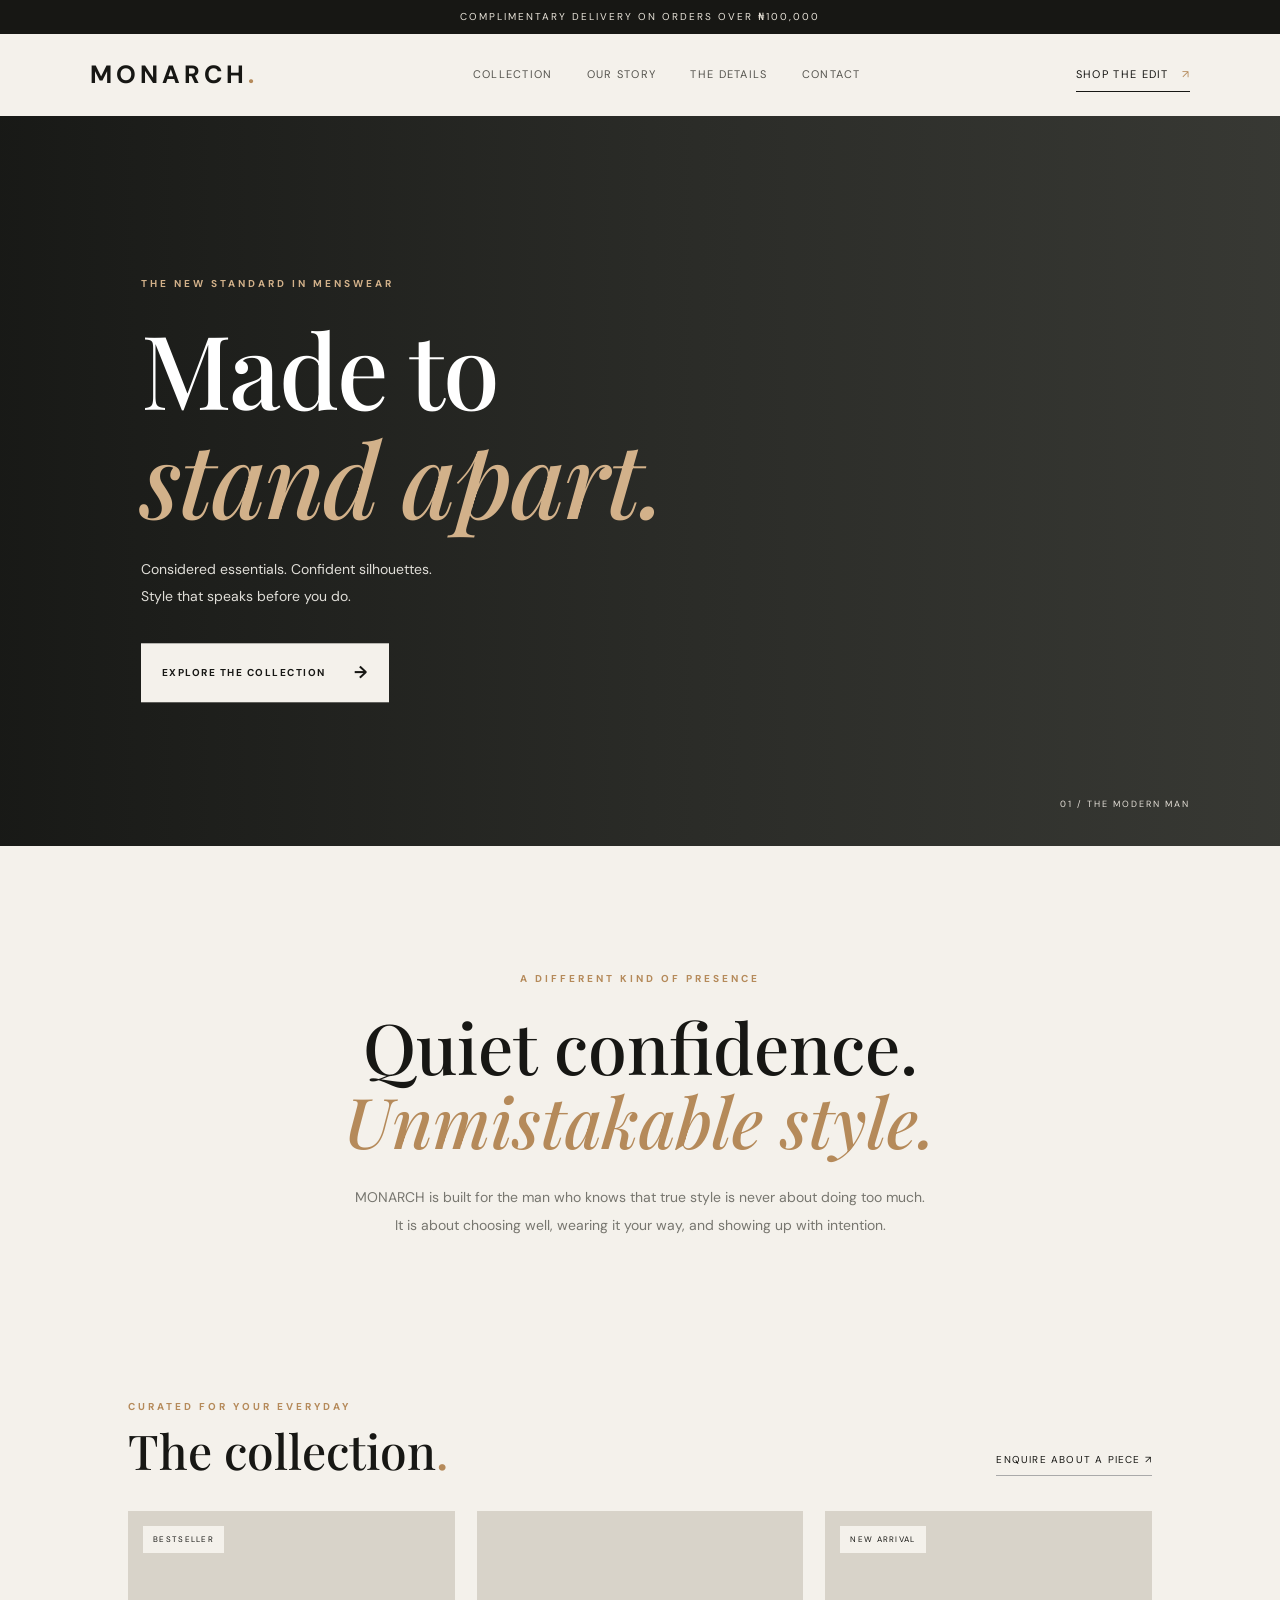
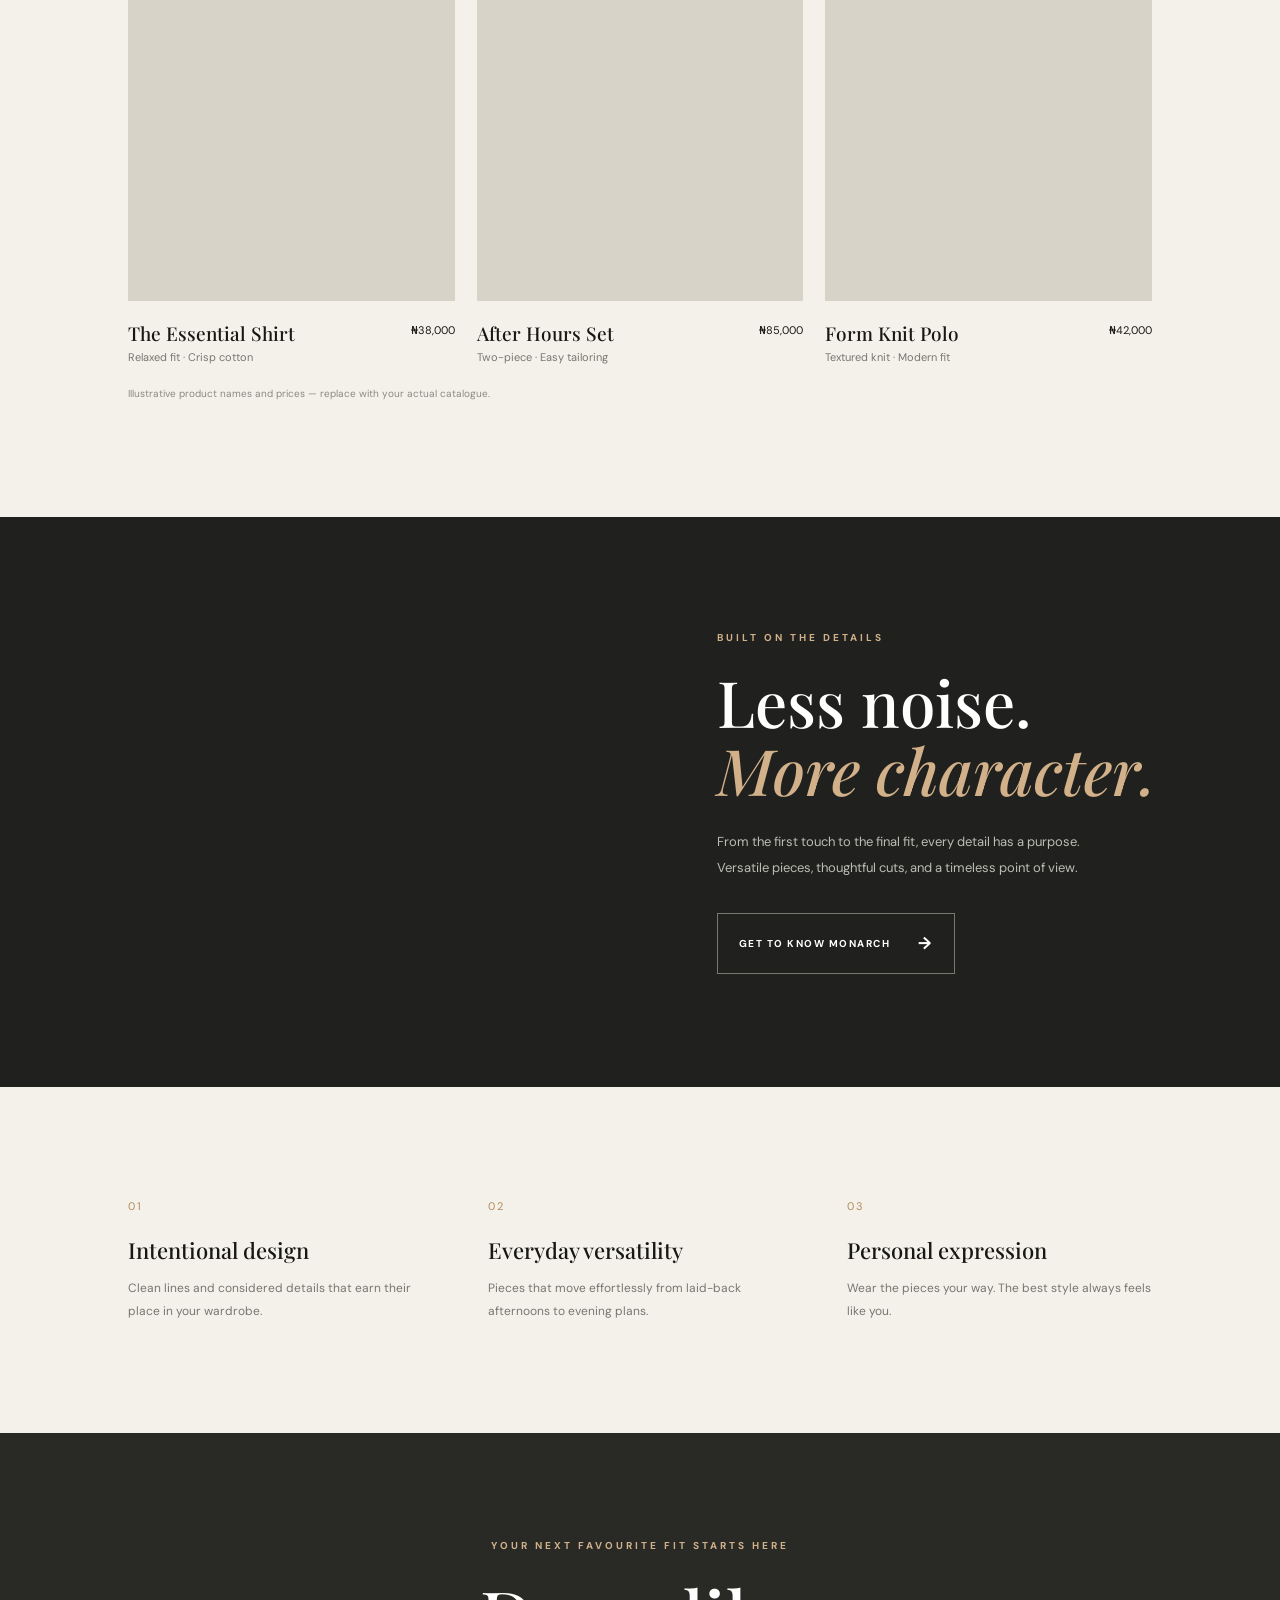
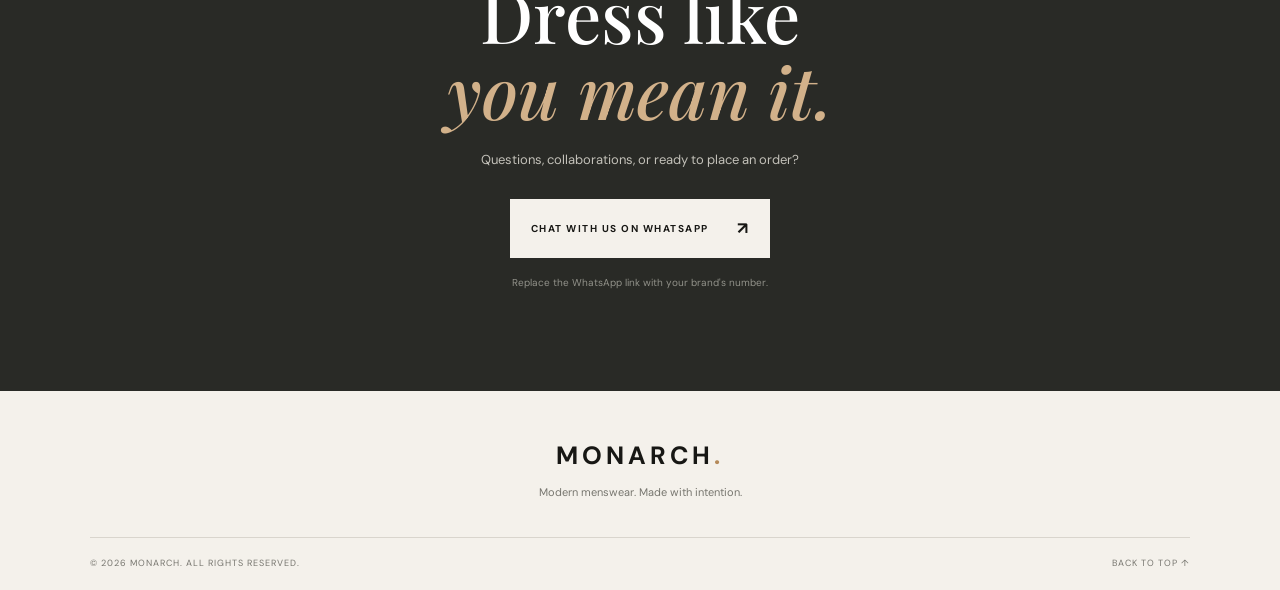
<file: index.html>
<!DOCTYPE html>
<html lang="en">
<head>
  <meta charset="UTF-8">
  <meta name="viewport" content="width=device-width, initial-scale=1.0">
  <meta name="description" content="MONARCH — modern menswear for men who move with purpose. Explore the latest collection.">
  <title>MONARCH — Modern Menswear</title>
  <link rel="preconnect" href="https://fonts.googleapis.com">
  <link rel="preconnect" href="https://fonts.gstatic.com" crossorigin>
  <link href="https://fonts.googleapis.com/css2?family=DM+Sans:wght@400;500;600;700&family=Playfair+Display:wght@500;600;700&display=swap" rel="stylesheet">
  <link rel="stylesheet" href="style.css">
  <script src="script.js" defer></script>
</head>
<body>
  <div class="announcement">COMPLIMENTARY DELIVERY ON ORDERS OVER ₦100,000</div>
  <header class="site-header">
    <a class="logo" href="#home" aria-label="Monarch home">MONARCH<span>.</span></a>
    <button class="menu-toggle" aria-label="Open navigation" aria-expanded="false">☰</button>
    <nav class="navigation" aria-label="Main navigation">
      <a href="#collection">Collection</a>
      <a href="#story">Our Story</a>
      <a href="#features">The Details</a>
      <a href="#contact">Contact</a>
    </nav>
    <a class="header-cta" href="#collection">SHOP THE EDIT <span>↗</span></a>
  </header>

  <main>
    <section class="hero" id="home">
      <div class="hero-image" role="img" aria-label="A man wearing a refined neutral-toned outfit"></div>
      <div class="hero-shade"></div>
      <div class="hero-content">
        <p class="eyebrow light">THE NEW STANDARD IN MENSWEAR</p>
        <h1>Made to<br><em>stand apart.</em></h1>
        <p class="hero-copy">Considered essentials. Confident silhouettes.<br>Style that speaks before you do.</p>
        <a class="button button-light" href="#collection">EXPLORE THE COLLECTION <span>→</span></a>
      </div>
      <div class="hero-note">01 / THE MODERN MAN</div>
    </section>

    <section class="intro section-wrap" id="story">
      <p class="eyebrow">A DIFFERENT KIND OF PRESENCE</p>
      <h2>Quiet confidence.<br><em>Unmistakable style.</em></h2>
      <p class="intro-copy">MONARCH is built for the man who knows that true style is never about doing too much. It is about choosing well, wearing it your way, and showing up with intention.</p>
    </section>

    <section class="collection section-wrap" id="collection">
      <div class="section-heading">
        <div><p class="eyebrow">CURATED FOR YOUR EVERYDAY</p><h2>The collection<span>.</span></h2></div>
        <a class="text-link" href="#contact">ENQUIRE ABOUT A PIECE ↗</a>
      </div>
      <div class="product-grid">
        <article class="product-card">
          <div class="product-image image-one"><span class="product-tag">BESTSELLER</span></div>
          <div class="product-info"><div><h3>The Essential Shirt</h3><p>Relaxed fit · Crisp cotton</p></div><span>₦38,000</span></div>
        </article>
        <article class="product-card">
          <div class="product-image image-two"></div>
          <div class="product-info"><div><h3>After Hours Set</h3><p>Two-piece · Easy tailoring</p></div><span>₦85,000</span></div>
        </article>
        <article class="product-card">
          <div class="product-image image-three"><span class="product-tag">NEW ARRIVAL</span></div>
          <div class="product-info"><div><h3>Form Knit Polo</h3><p>Textured knit · Modern fit</p></div><span>₦42,000</span></div>
        </article>
      </div>
      <p class="price-note">Illustrative product names and prices — replace with your actual catalogue.</p>
    </section>

    <section class="statement" id="features">
      <div class="statement-image"></div>
      <div class="statement-content">
        <p class="eyebrow light">BUILT ON THE DETAILS</p>
        <h2>Less noise.<br><em>More character.</em></h2>
        <p>From the first touch to the final fit, every detail has a purpose. Versatile pieces, thoughtful cuts, and a timeless point of view.</p>
        <a class="button button-outline" href="#contact">GET TO KNOW MONARCH <span>→</span></a>
      </div>
    </section>

    <section class="values section-wrap">
      <div><span class="value-number">01</span><h3>Intentional design</h3><p>Clean lines and considered details that earn their place in your wardrobe.</p></div>
      <div><span class="value-number">02</span><h3>Everyday versatility</h3><p>Pieces that move effortlessly from laid-back afternoons to evening plans.</p></div>
      <div><span class="value-number">03</span><h3>Personal expression</h3><p>Wear the pieces your way. The best style always feels like you.</p></div>
    </section>

    <section class="contact" id="contact">
      <p class="eyebrow light">YOUR NEXT FAVOURITE FIT STARTS HERE</p>
      <h2>Dress like<br><em>you mean it.</em></h2>
      <p>Questions, collaborations, or ready to place an order?</p>
      <a class="button button-light" href="https://wa.me/2340000000000" target="_blank" rel="noopener">CHAT WITH US ON WHATSAPP <span>↗</span></a>
      <small>Replace the WhatsApp link with your brand's number.</small>
    </section>
  </main>

  <footer class="footer">
    <a class="logo footer-logo" href="#home">MONARCH<span>.</span></a>
    <p>Modern menswear. Made with intention.</p>
    <div class="footer-bottom"><span>© <span id="year"></span> MONARCH. ALL RIGHTS RESERVED.</span><a href="#home">BACK TO TOP ↑</a></div>
  </footer>
</body>
</html>
</file>
<file: style.css>
*{box-sizing:border-box;margin:0;padding:0}
:root{--ink:#171714;--paper:#f4f1eb;--muted:#77766f;--accent:#b58a5a}
html{scroll-behavior:smooth}
body{font-family:'DM Sans',sans-serif;color:var(--ink);background:var(--paper);line-height:1.6}
a{color:inherit;text-decoration:none}
.announcement{background:var(--ink);color:#e9e4da;text-align:center;padding:9px 15px;font-size:10px;letter-spacing:2px}
.site-header{height:82px;padding:0 7%;display:flex;align-items:center;justify-content:space-between;background:var(--paper);position:relative;z-index:10}
.logo{font-size:25px;font-weight:700;letter-spacing:4px}.logo span,.section-heading h2 span{color:var(--accent)}
.navigation{display:flex;gap:34px}.navigation a,.header-cta{font-size:11px;letter-spacing:1.3px;text-transform:uppercase}
.navigation a{color:#55544e;transition:color .2s}.navigation a:hover,.text-link:hover{color:var(--accent)}
.header-cta{border-bottom:1px solid var(--ink);padding:8px 0}.header-cta span{margin-left:9px;color:var(--accent)}
.menu-toggle{display:none;border:0;background:none;font-size:25px;color:var(--ink);cursor:pointer}
.hero{height:min(730px,78vw);min-height:570px;position:relative;background:#393a35;overflow:hidden;color:white}
.hero-image{position:absolute;inset:0;background-image:url('https://images.unsplash.com/photo-1515886657613-9f3515b0c78f?auto=format&fit=crop&w=2000&q=85');background-position:center 38%;background-size:cover;transform:scale(1.02)}
.hero-shade{position:absolute;inset:0;background:linear-gradient(90deg,rgba(15,16,14,.78),rgba(15,16,14,.35) 52%,rgba(15,16,14,.04))}
.hero-content{position:absolute;left:11%;top:50%;transform:translateY(-48%);max-width:600px}
.eyebrow{font-size:10px;letter-spacing:3px;font-weight:700;color:var(--accent);margin-bottom:22px}.eyebrow.light{color:#d2b18a}
h1,h2{font-family:'Playfair Display',serif;font-weight:500;line-height:1.06}
.hero h1{font-size:clamp(58px,8vw,108px);letter-spacing:-2px}.hero h1 em,.intro h2 em,.statement h2 em,.contact h2 em{font-weight:500;color:#d2b18a}
.hero-copy{margin:25px 0 34px;color:#e0ded8;font-size:14px;line-height:1.9}
.button{display:inline-flex;align-items:center;gap:28px;padding:16px 21px;font-size:10px;font-weight:700;letter-spacing:1.5px;transition:all .25s}
.button span{font-size:17px}.button-light{background:var(--paper);color:var(--ink)}.button-light:hover{background:var(--accent);color:white}
.hero-note{position:absolute;right:7%;bottom:35px;font-size:9px;letter-spacing:2px;color:#e5e0d8}
.section-wrap{padding-left:10%;padding-right:10%}
.intro{text-align:center;padding-top:125px;padding-bottom:125px}
.intro h2,.statement h2,.contact h2{font-size:clamp(43px,6vw,70px)}
.intro h2 em{color:var(--accent)}.intro-copy{max-width:570px;margin:26px auto 0;color:var(--muted);font-size:14px;line-height:2}
.collection{padding-top:35px;padding-bottom:115px}
.section-heading{display:flex;justify-content:space-between;align-items:end;margin-bottom:35px}
.section-heading .eyebrow{margin-bottom:10px}.section-heading h2{font-size:48px}
.text-link{font-size:10px;letter-spacing:1.2px;border-bottom:1px solid #aaa;padding-bottom:7px}
.product-grid{display:grid;grid-template-columns:repeat(3,1fr);gap:22px}
.product-image{height:390px;background-size:cover;background-position:center;position:relative;background-color:#d8d3c9}
.image-one{background-image:url('https://images.unsplash.com/photo-1598033129183-c4f50c736f10?auto=format&fit=crop&w=900&q=80')}
.image-two{background-image:url('https://images.unsplash.com/photo-1617137968427-85924c800a22?auto=format&fit=crop&w=900&q=80')}
.image-three{background-image:url('https://images.unsplash.com/photo-1620012253295-c15a3e6c2dff?auto=format&fit=crop&w=900&q=80')}
.product-tag{position:absolute;top:15px;left:15px;background:var(--paper);padding:7px 10px;font-size:8px;letter-spacing:1.3px}
.product-info{display:flex;justify-content:space-between;gap:10px;padding-top:17px}
.product-info h3{font-family:'Playfair Display',serif;font-size:19px;font-weight:500}.product-info p,.product-info>span{font-size:11px;color:var(--muted)}.product-info>span{white-space:nowrap;padding-top:4px;color:var(--ink)}
.price-note{font-size:10px;color:#8b8981;margin-top:20px}
.statement{display:grid;grid-template-columns:1fr 1fr;min-height:570px;background:#20211e;color:white}
.statement-image{background:url('https://images.unsplash.com/photo-1519085360753-af0119f7cbe7?auto=format&fit=crop&w=1200&q=85') center/cover}
.statement-content{padding:100px 12%;display:flex;flex-direction:column;align-items:flex-start;justify-content:center}
.statement h2{font-size:clamp(44px,5vw,65px)}.statement-content>p:not(.eyebrow){color:#bcbcb4;font-size:13px;line-height:2;margin:25px 0 32px;max-width:390px}
.button-outline{border:1px solid #77766f;color:white}.button-outline:hover{background:var(--paper);color:var(--ink)}
.values{display:grid;grid-template-columns:repeat(3,1fr);gap:55px;padding-top:105px;padding-bottom:110px}
.value-number{font-size:11px;color:var(--accent);letter-spacing:2px}.values h3{font-family:'Playfair Display',serif;font-size:22px;font-weight:500;margin:15px 0 9px}.values p{font-size:12px;color:var(--muted);line-height:1.9}
.contact{text-align:center;background:#292a26;color:white;padding:105px 20px 100px}
.contact h2{font-size:clamp(48px,6vw,72px)}.contact>p:not(.eyebrow){color:#c3c1b9;font-size:13px;margin:22px 0 28px}.contact small{display:block;color:#92928a;font-size:10px;margin-top:17px}
.footer{padding:45px 7% 20px;text-align:center}.footer-logo{display:inline-block}.footer>p{font-size:11px;color:var(--muted);margin-top:8px}
.footer-bottom{border-top:1px solid #d9d5cd;margin-top:35px;padding-top:18px;display:flex;justify-content:space-between;font-size:9px;letter-spacing:1px;color:var(--muted)}
@media(max-width:800px){.site-header{height:70px;padding:0 5%}.menu-toggle{display:block}.header-cta{display:none}.navigation{display:none;position:absolute;top:70px;left:0;right:0;background:var(--paper);padding:22px 6%;flex-direction:column;gap:18px;border-top:1px solid #e3dfd6}.navigation.open{display:flex}.hero{min-height:610px;height:75vh}.hero-content{left:7%;right:7%}.hero-shade{background:linear-gradient(90deg,rgba(15,16,14,.8),rgba(15,16,14,.32))}.section-wrap{padding-left:7%;padding-right:7%}.product-grid{gap:14px}.product-image{height:300px}.statement-content{padding:65px 9%}.values{gap:25px}}
@media(max-width:600px){.announcement{font-size:8px;letter-spacing:1.3px}.hero{min-height:570px}.hero-content{top:47%}.hero h1{font-size:64px}.hero-copy{font-size:13px}.intro{padding-top:85px;padding-bottom:85px}.intro h2{font-size:46px}.collection{padding-bottom:80px}.section-heading{align-items:flex-start;gap:18px;flex-direction:column}.section-heading h2{font-size:42px}.product-grid{grid-template-columns:1fr;gap:32px}.product-image{height:440px}.product-info h3{font-size:20px}.statement{grid-template-columns:1fr}.statement-image{min-height:360px}.statement-content{padding:75px 8%}.values{grid-template-columns:1fr;gap:32px;padding-top:75px;padding-bottom:80px}.values>div{max-width:400px}.contact{padding:85px 18px}.footer-bottom{gap:15px;flex-direction:column;align-items:center}}
@media(prefers-reduced-motion:reduce){html{scroll-behavior:auto}*,*::before,*::after{transition:none!important}}
</file>
